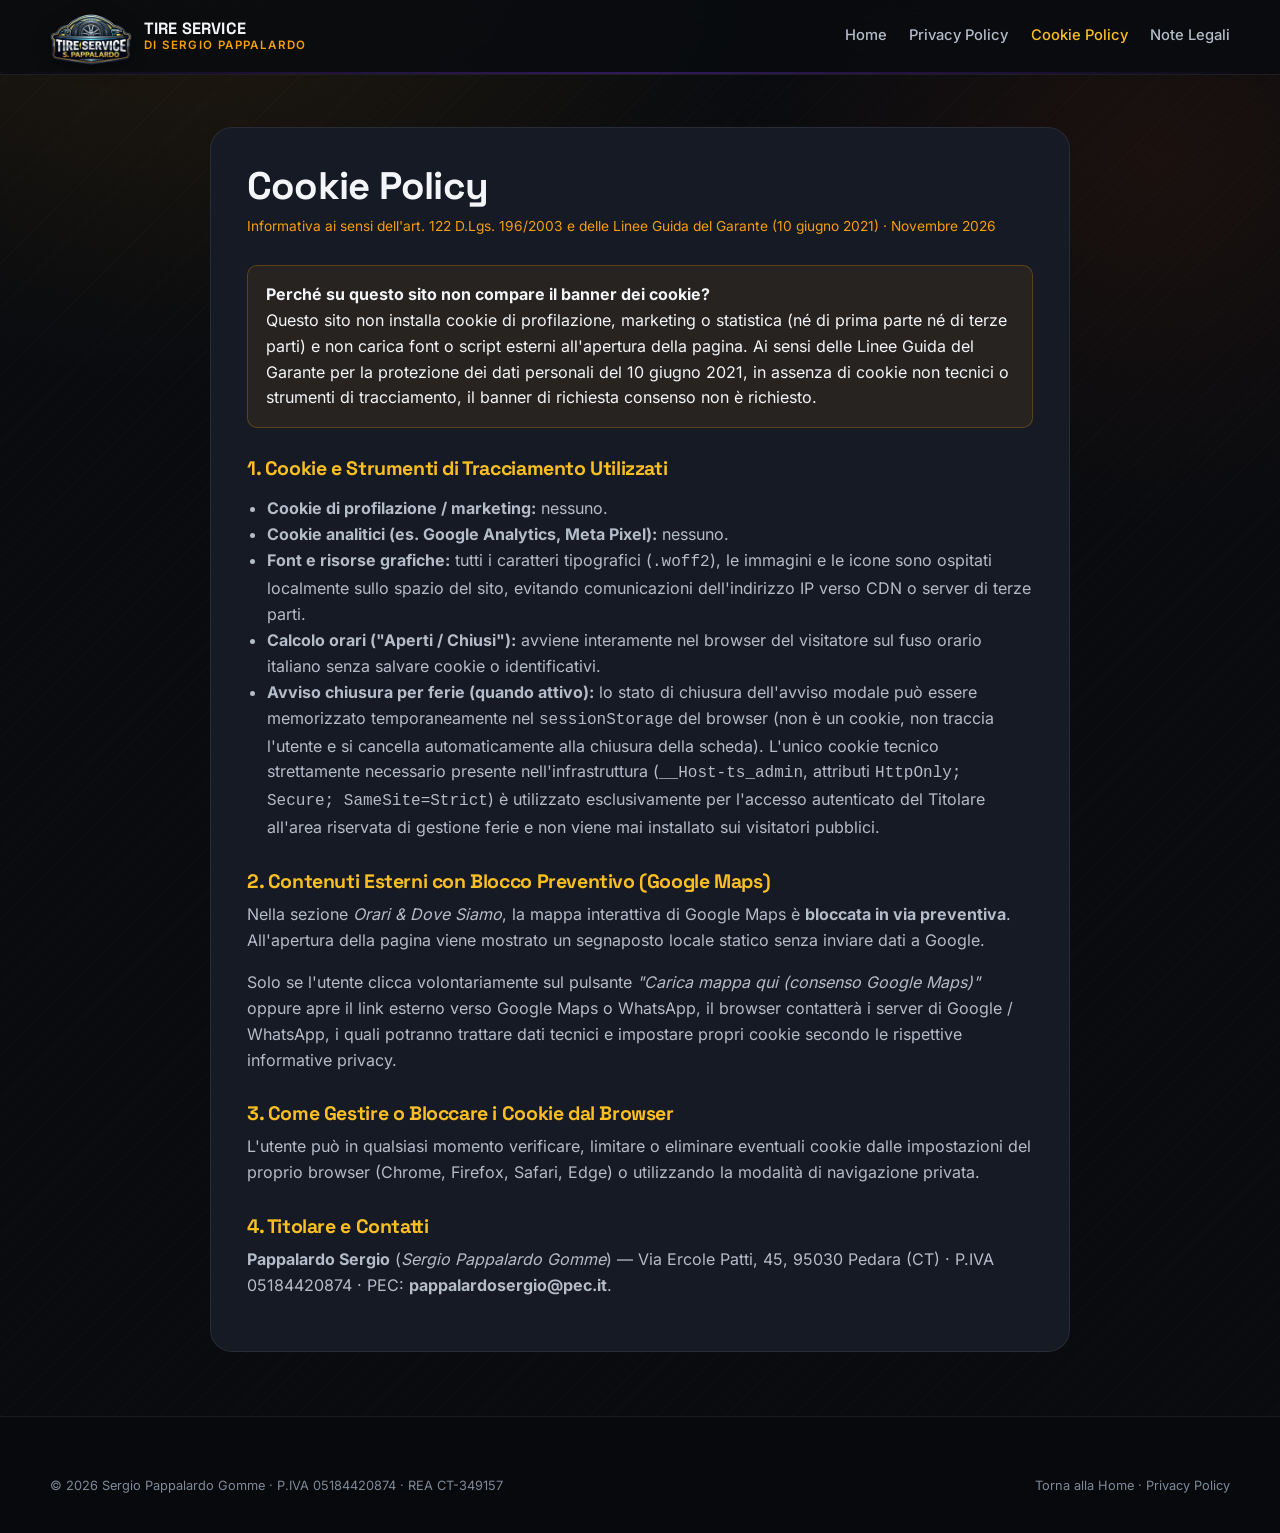
<file: docs/cookie-policy.html>
<!DOCTYPE html>
<html lang="it">
  <head>
    <meta charset="UTF-8" />
    <meta name="viewport" content="width=device-width, initial-scale=1.0" />
    <title>Cookie Policy — Sergio Pappalardo Gomme</title>
    <meta
      name="description"
      content="Cookie Policy del sito Sergio Pappalardo Gomme ai sensi dell'art. 122 D.Lgs. 196/2003 e delle Linee Guida del Garante Privacy."
    />
    <meta
      http-equiv="Content-Security-Policy"
      content="default-src 'self'; img-src 'self' data:; style-src 'self'; script-src 'self'; connect-src 'none'; object-src 'none'; base-uri 'self'; form-action 'none';"
    />
    <meta name="referrer" content="strict-origin-when-cross-origin" />
    <link rel="canonical" href="https://tireservice.it/cookie-policy.html" />
    <link rel="icon" type="image/svg+xml" href="./assets/logo/favicon.svg" />
    <link rel="stylesheet" href="./styles.css" />
  </head>
  <body>
    <header class="topbar">
      <div class="container topbar-inner">
        <a class="brand" href="./index.html">
          <img class="brand-mark" src="./assets/logo/logo2026.png" alt="Logo Tire Service di Sergio Pappalardo" width="82" height="62" />
          <span class="brand-text">
            <span class="brand-name">TIRE SERVICE</span>
            <span class="brand-sub">di Sergio Pappalardo</span>
          </span>
        </a>
        <nav class="nav-links" aria-label="Navigazione legale">
          <a href="./index.html">Home</a>
          <a href="./privacy-policy.html">Privacy Policy</a>
          <a href="./cookie-policy.html" aria-current="page">Cookie Policy</a>
          <a href="./note-legali.html">Note Legali</a>
        </nav>
      </div>
      <div class="neon-track" aria-hidden="true"></div>
    </header>

    <main class="legal-page">
      <div class="container-narrow">
        <article class="legal-article">
          <h1>Cookie Policy</h1>
          <div class="legal-updated">Informativa ai sensi dell'art. 122 D.Lgs. 196/2003 e delle Linee Guida del Garante (10 giugno 2021) · Novembre 2026</div>

          <div class="legal-highlight">
            <strong>Perché su questo sito non compare il banner dei cookie?</strong><br />
            Questo sito non installa cookie di profilazione, marketing o statistica (né di prima parte né di terze parti)
            e non carica font o script esterni all'apertura della pagina. Ai sensi delle Linee Guida del Garante per la
            protezione dei dati personali del 10 giugno 2021, in assenza di cookie non tecnici o strumenti di
            tracciamento, il banner di richiesta consenso non è richiesto.
          </div>

          <h2>1. Cookie e Strumenti di Tracciamento Utilizzati</h2>
          <ul>
            <li><strong>Cookie di profilazione / marketing:</strong> nessuno.</li>
            <li><strong>Cookie analitici (es. Google Analytics, Meta Pixel):</strong> nessuno.</li>
            <li>
              <strong>Font e risorse grafiche:</strong> tutti i caratteri tipografici (<code>.woff2</code>), le immagini e
              le icone sono ospitati localmente sullo spazio del sito, evitando comunicazioni dell'indirizzo IP verso
              CDN o server di terze parti.
            </li>
            <li>
              <strong>Calcolo orari ("Aperti / Chiusi"):</strong> avviene interamente nel browser del visitatore sul fuso
              orario italiano senza salvare cookie o identificativi.
            </li>
            <li>
              <strong>Avviso chiusura per ferie (quando attivo):</strong> lo stato di chiusura dell'avviso modale può
              essere memorizzato temporaneamente nel <code>sessionStorage</code> del browser (non è un cookie, non
              traccia l'utente e si cancella automaticamente alla chiusura della scheda). L'unico cookie tecnico
              strettamente necessario presente nell'infrastruttura (<code>__Host-ts_admin</code>, attributi
              <code>HttpOnly; Secure; SameSite=Strict</code>) è utilizzato esclusivamente per l'accesso autenticato del
              Titolare all'area riservata di gestione ferie e non viene mai installato sui visitatori pubblici.
            </li>
          </ul>

          <h2>2. Contenuti Esterni con Blocco Preventivo (Google Maps)</h2>
          <p>
            Nella sezione <em>Orari &amp; Dove Siamo</em>, la mappa interattiva di Google Maps è <strong>bloccata in via
            preventiva</strong>. All'apertura della pagina viene mostrato un segnaposto locale statico senza inviare dati
            a Google.
          </p>
          <p>
            Solo se l'utente clicca volontariamente sul pulsante <em>"Carica mappa qui (consenso Google Maps)"</em> oppure
            apre il link esterno verso Google Maps o WhatsApp, il browser contatterà i server di Google / WhatsApp, i
            quali potranno trattare dati tecnici e impostare propri cookie secondo le rispettive informative privacy.
          </p>

          <h2>3. Come Gestire o Bloccare i Cookie dal Browser</h2>
          <p>
            L'utente può in qualsiasi momento verificare, limitare o eliminare eventuali cookie dalle impostazioni del
            proprio browser (Chrome, Firefox, Safari, Edge) o utilizzando la modalità di navigazione privata.
          </p>

          <h2>4. Titolare e Contatti</h2>
          <p>
            <strong>Pappalardo Sergio</strong> (<em>Sergio Pappalardo Gomme</em>) — Via Ercole Patti, 45, 95030 Pedara
            (CT) · P.IVA 05184420874 · PEC: <strong>pappalardosergio@pec.it</strong>.
          </p>
        </article>
      </div>
    </main>

    <footer class="site-footer">
      <div class="container">
        <div class="footer-bottom">
          <span>© 2026 Sergio Pappalardo Gomme · P.IVA 05184420874 · REA CT-349157</span>
          <span><a href="./index.html">Torna alla Home</a> · <a href="./privacy-policy.html">Privacy Policy</a></span>
        </div>
      </div>
    </footer>
  </body>
</html>
</file>
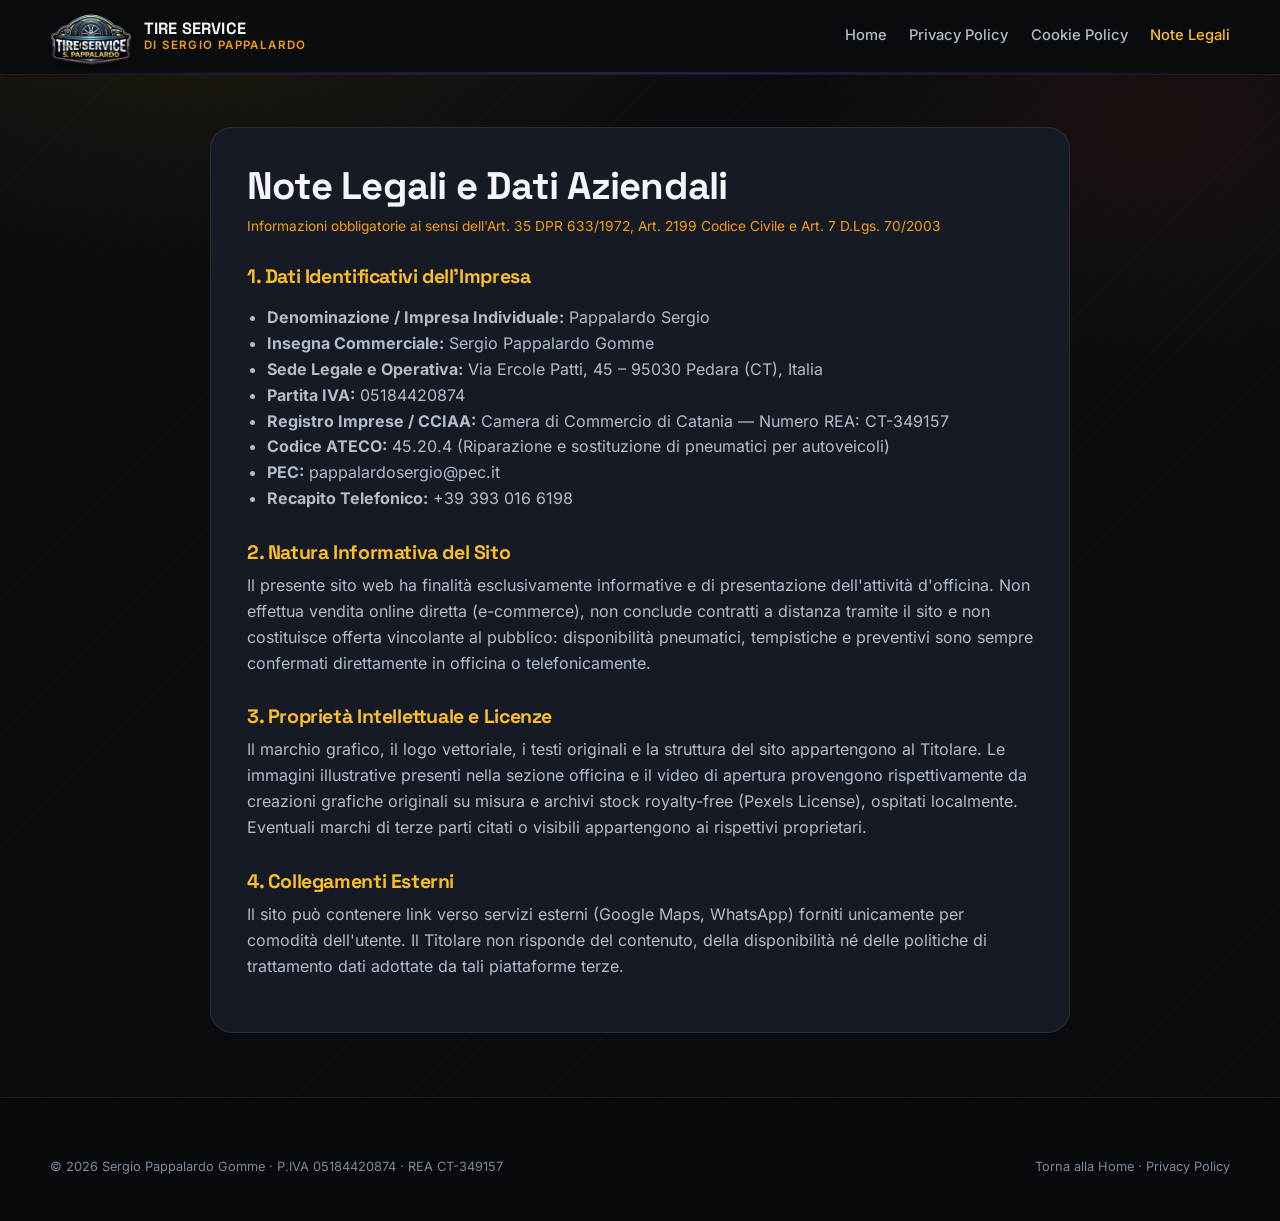
<file: docs/note-legali.html>
<!DOCTYPE html>
<html lang="it">
  <head>
    <meta charset="UTF-8" />
    <meta name="viewport" content="width=device-width, initial-scale=1.0" />
    <title>Note Legali e Dati Aziendali — Sergio Pappalardo Gomme</title>
    <meta
      name="description"
      content="Dati aziendali, fiscali e note legali obbligatorie di Sergio Pappalardo Gomme ai sensi dell'Art. 35 DPR 633/1972, Art. 2199 c.c. e Art. 7 D.Lgs. 70/2003."
    />
    <meta
      http-equiv="Content-Security-Policy"
      content="default-src 'self'; img-src 'self' data:; style-src 'self'; script-src 'self'; connect-src 'none'; object-src 'none'; base-uri 'self'; form-action 'none';"
    />
    <meta name="referrer" content="strict-origin-when-cross-origin" />
    <link rel="canonical" href="https://tireservice.it/note-legali.html" />
    <link rel="icon" type="image/svg+xml" href="./assets/logo/favicon.svg" />
    <link rel="stylesheet" href="./styles.css" />
  </head>
  <body>
    <header class="topbar">
      <div class="container topbar-inner">
        <a class="brand" href="./index.html">
          <img class="brand-mark" src="./assets/logo/logo2026.png" alt="Logo Tire Service di Sergio Pappalardo" width="82" height="62" />
          <span class="brand-text">
            <span class="brand-name">TIRE SERVICE</span>
            <span class="brand-sub">di Sergio Pappalardo</span>
          </span>
        </a>
        <nav class="nav-links" aria-label="Navigazione legale">
          <a href="./index.html">Home</a>
          <a href="./privacy-policy.html">Privacy Policy</a>
          <a href="./cookie-policy.html">Cookie Policy</a>
          <a href="./note-legali.html" aria-current="page">Note Legali</a>
        </nav>
      </div>
      <div class="neon-track" aria-hidden="true"></div>
    </header>

    <main class="legal-page">
      <div class="container-narrow">
        <article class="legal-article">
          <h1>Note Legali e Dati Aziendali</h1>
          <div class="legal-updated">Informazioni obbligatorie ai sensi dell'Art. 35 DPR 633/1972, Art. 2199 Codice Civile e Art. 7 D.Lgs. 70/2003</div>

          <h2>1. Dati Identificativi dell'Impresa</h2>
          <ul>
            <li><strong>Denominazione / Impresa Individuale:</strong> Pappalardo Sergio</li>
            <li><strong>Insegna Commerciale:</strong> Sergio Pappalardo Gomme</li>
            <li><strong>Sede Legale e Operativa:</strong> Via Ercole Patti, 45 – 95030 Pedara (CT), Italia</li>
            <li><strong>Partita IVA:</strong> 05184420874</li>
            <li><strong>Registro Imprese / CCIAA:</strong> Camera di Commercio di Catania — Numero REA: CT-349157</li>
            <li><strong>Codice ATECO:</strong> 45.20.4 (Riparazione e sostituzione di pneumatici per autoveicoli)</li>
            <li><strong>PEC:</strong> pappalardosergio@pec.it</li>
            <li><strong>Recapito Telefonico:</strong> +39 393 016 6198</li>
          </ul>

          <h2>2. Natura Informativa del Sito</h2>
          <p>
            Il presente sito web ha finalità esclusivamente informative e di presentazione dell'attività d'officina. Non
            effettua vendita online diretta (e-commerce), non conclude contratti a distanza tramite il sito e non
            costituisce offerta vincolante al pubblico: disponibilità pneumatici, tempistiche e preventivi sono sempre
            confermati direttamente in officina o telefonicamente.
          </p>

          <h2>3. Proprietà Intellettuale e Licenze</h2>
          <p>
            Il marchio grafico, il logo vettoriale, i testi originali e la struttura del sito appartengono al Titolare.
            Le immagini illustrative presenti nella sezione officina e il video di apertura provengono rispettivamente da
            creazioni grafiche originali su misura e archivi stock royalty-free (Pexels License), ospitati localmente.
            Eventuali marchi di terze parti citati o visibili appartengono ai rispettivi proprietari.
          </p>

          <h2>4. Collegamenti Esterni</h2>
          <p>
            Il sito può contenere link verso servizi esterni (Google Maps, WhatsApp) forniti unicamente per comodità
            dell'utente. Il Titolare non risponde del contenuto, della disponibilità né delle politiche di trattamento
            dati adottate da tali piattaforme terze.
          </p>
        </article>
      </div>
    </main>

    <footer class="site-footer">
      <div class="container">
        <div class="footer-bottom">
          <span>© 2026 Sergio Pappalardo Gomme · P.IVA 05184420874 · REA CT-349157</span>
          <span><a href="./index.html">Torna alla Home</a> · <a href="./privacy-policy.html">Privacy Policy</a></span>
        </div>
      </div>
    </footer>
  </body>
</html>
</file>
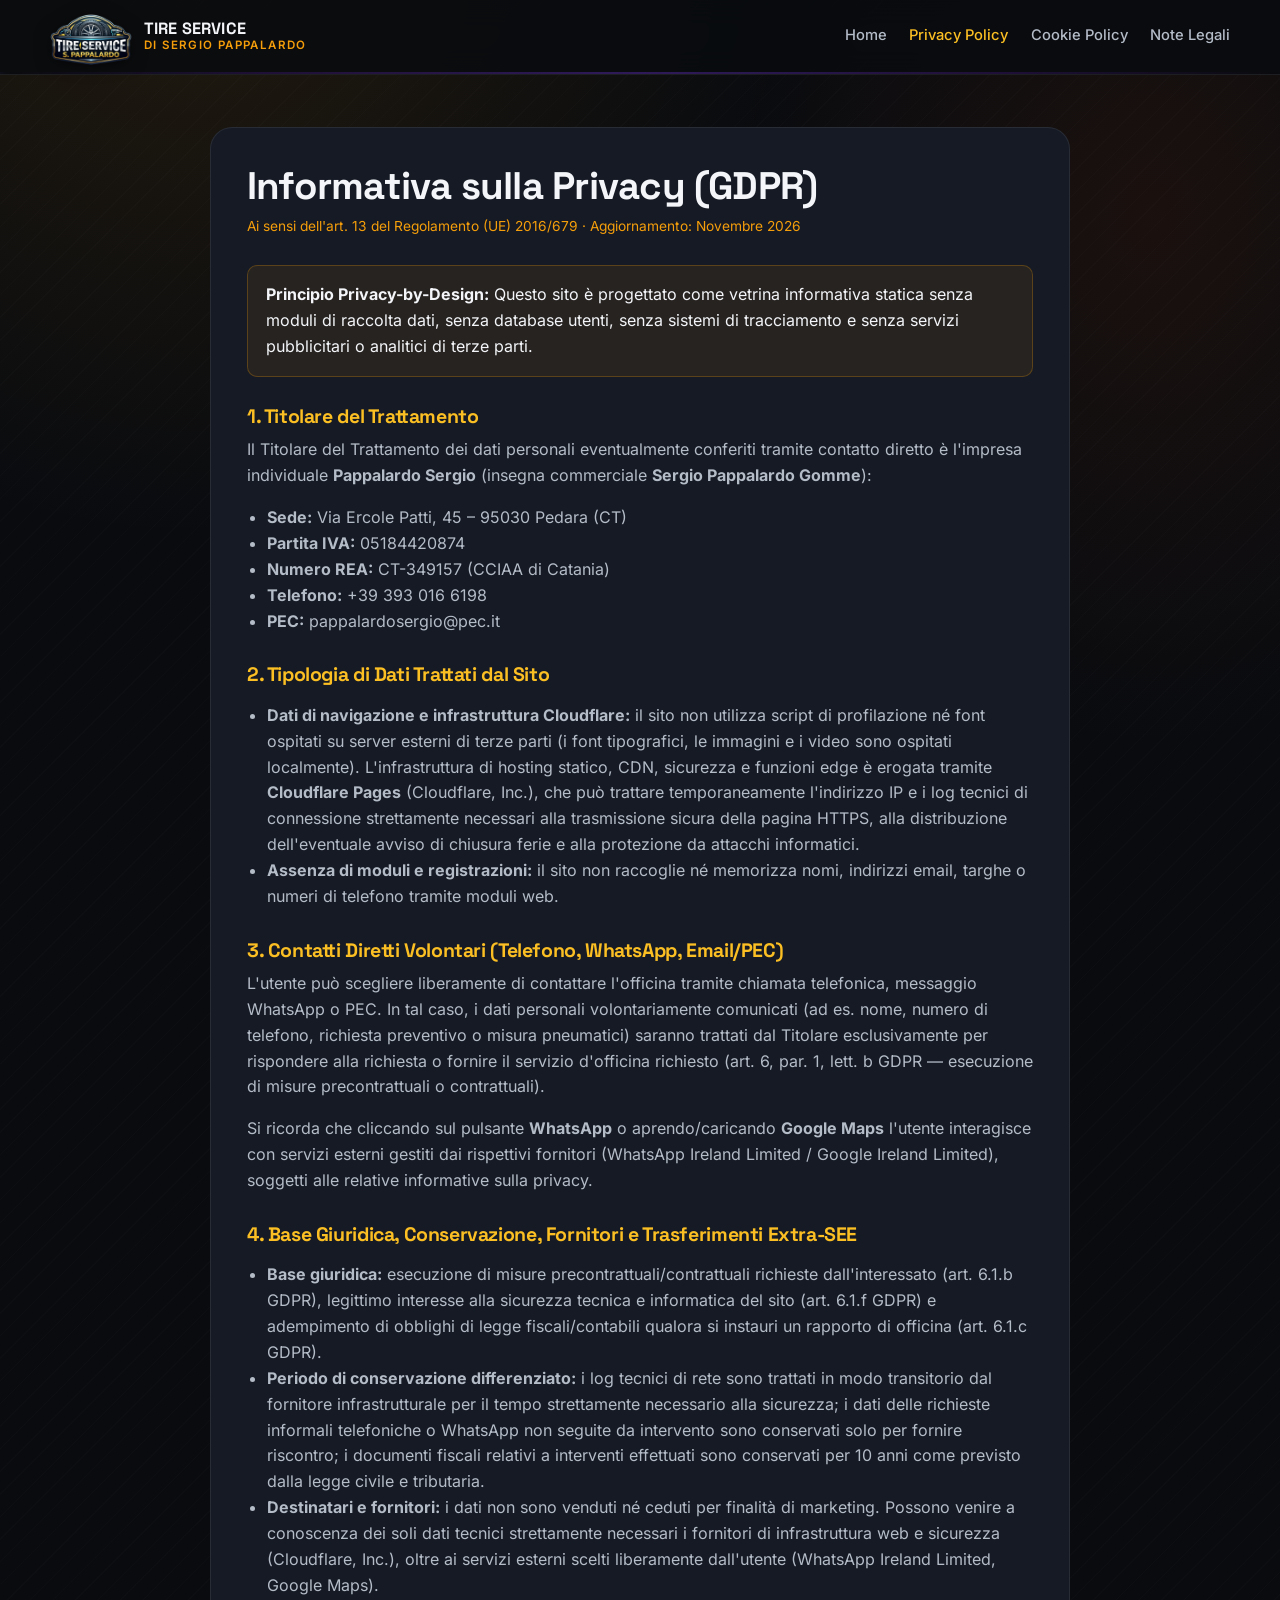
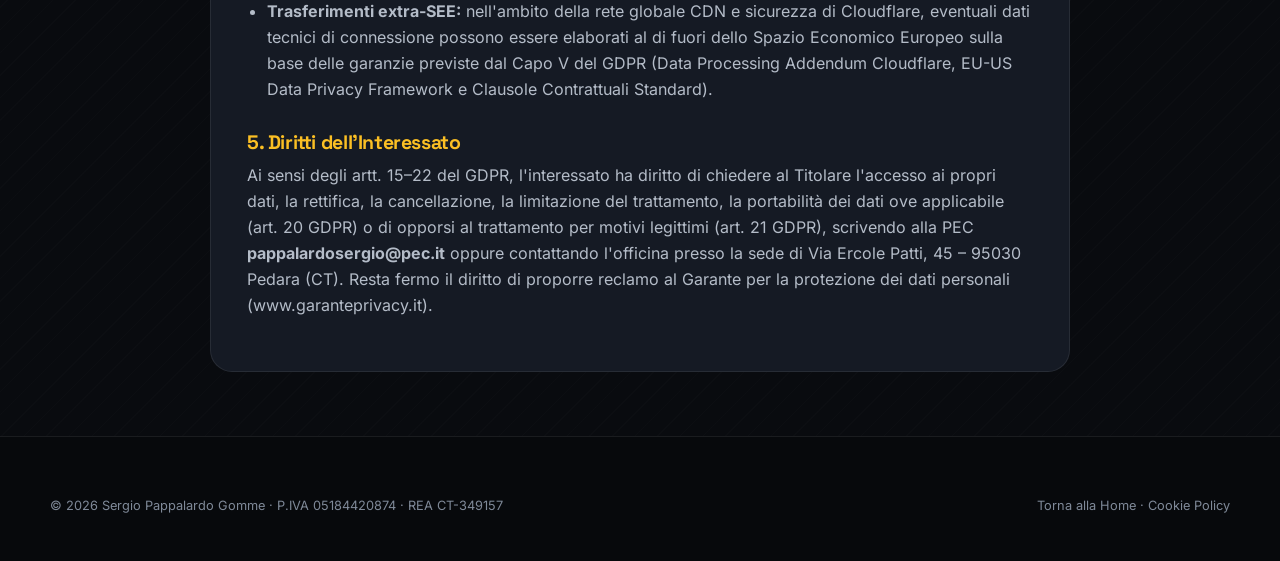
<file: docs/privacy-policy.html>
<!DOCTYPE html>
<html lang="it">
  <head>
    <meta charset="UTF-8" />
    <meta name="viewport" content="width=device-width, initial-scale=1.0" />
    <title>Privacy Policy — Sergio Pappalardo Gomme</title>
    <meta
      name="description"
      content="Informativa sul trattamento dei dati personali ai sensi dell'art. 13 del Regolamento UE 2016/679 (GDPR) per il sito Sergio Pappalardo Gomme."
    />
    <meta
      http-equiv="Content-Security-Policy"
      content="default-src 'self'; img-src 'self' data:; style-src 'self'; script-src 'self'; connect-src 'none'; object-src 'none'; base-uri 'self'; form-action 'none';"
    />
    <meta name="referrer" content="strict-origin-when-cross-origin" />
    <link rel="canonical" href="https://tireservice.it/privacy-policy.html" />
    <link rel="icon" type="image/svg+xml" href="./assets/logo/favicon.svg" />
    <link rel="stylesheet" href="./styles.css" />
  </head>
  <body>
    <header class="topbar">
      <div class="container topbar-inner">
        <a class="brand" href="./index.html">
          <img class="brand-mark" src="./assets/logo/logo2026.png" alt="Logo Tire Service di Sergio Pappalardo" width="82" height="62" />
          <span class="brand-text">
            <span class="brand-name">TIRE SERVICE</span>
            <span class="brand-sub">di Sergio Pappalardo</span>
          </span>
        </a>
        <nav class="nav-links" aria-label="Navigazione legale">
          <a href="./index.html">Home</a>
          <a href="./privacy-policy.html" aria-current="page">Privacy Policy</a>
          <a href="./cookie-policy.html">Cookie Policy</a>
          <a href="./note-legali.html">Note Legali</a>
        </nav>
      </div>
      <div class="neon-track" aria-hidden="true"></div>
    </header>

    <main class="legal-page">
      <div class="container-narrow">
        <article class="legal-article">
          <h1>Informativa sulla Privacy (GDPR)</h1>
          <div class="legal-updated">Ai sensi dell'art. 13 del Regolamento (UE) 2016/679 · Aggiornamento: Novembre 2026</div>

          <div class="legal-highlight">
            <strong>Principio Privacy-by-Design:</strong> Questo sito è progettato come vetrina informativa statica senza
            moduli di raccolta dati, senza database utenti, senza sistemi di tracciamento e senza servizi pubblicitari o
            analitici di terze parti.
          </div>

          <h2>1. Titolare del Trattamento</h2>
          <p>
            Il Titolare del Trattamento dei dati personali eventualmente conferiti tramite contatto diretto è l'impresa
            individuale <strong>Pappalardo Sergio</strong> (insegna commerciale <strong>Sergio Pappalardo Gomme</strong>):
          </p>
          <ul>
            <li><strong>Sede:</strong> Via Ercole Patti, 45 – 95030 Pedara (CT)</li>
            <li><strong>Partita IVA:</strong> 05184420874</li>
            <li><strong>Numero REA:</strong> CT-349157 (CCIAA di Catania)</li>
            <li><strong>Telefono:</strong> +39 393 016 6198</li>
            <li><strong>PEC:</strong> pappalardosergio@pec.it</li>
          </ul>

          <h2>2. Tipologia di Dati Trattati dal Sito</h2>
          <ul>
            <li>
              <strong>Dati di navigazione e infrastruttura Cloudflare:</strong> il sito non utilizza script di
              profilazione né font ospitati su server esterni di terze parti (i font tipografici, le immagini e i video
              sono ospitati localmente). L'infrastruttura di hosting statico, CDN, sicurezza e funzioni edge è erogata
              tramite <strong>Cloudflare Pages</strong> (Cloudflare, Inc.), che può trattare temporaneamente l'indirizzo
              IP e i log tecnici di connessione strettamente necessari alla trasmissione sicura della pagina HTTPS, alla
              distribuzione dell'eventuale avviso di chiusura ferie e alla protezione da attacchi informatici.
            </li>
            <li>
              <strong>Assenza di moduli e registrazioni:</strong> il sito non raccoglie né memorizza nomi, indirizzi email,
              targhe o numeri di telefono tramite moduli web.
            </li>
          </ul>

          <h2>3. Contatti Diretti Volontari (Telefono, WhatsApp, Email/PEC)</h2>
          <p>
            L'utente può scegliere liberamente di contattare l'officina tramite chiamata telefonica, messaggio WhatsApp o
            PEC. In tal caso, i dati personali volontariamente comunicati (ad es. nome, numero di telefono, richiesta
            preventivo o misura pneumatici) saranno trattati dal Titolare esclusivamente per rispondere alla richiesta o
            fornire il servizio d'officina richiesto (art. 6, par. 1, lett. b GDPR — esecuzione di misure
            precontrattuali o contrattuali).
          </p>
          <p>
            Si ricorda che cliccando sul pulsante <strong>WhatsApp</strong> o aprendo/caricando <strong>Google Maps</strong>
            l'utente interagisce con servizi esterni gestiti dai rispettivi fornitori (WhatsApp Ireland Limited / Google
            Ireland Limited), soggetti alle relative informative sulla privacy.
          </p>

          <h2>4. Base Giuridica, Conservazione, Fornitori e Trasferimenti Extra-SEE</h2>
          <ul>
            <li>
              <strong>Base giuridica:</strong> esecuzione di misure precontrattuali/contrattuali richieste dall'interessato
              (art. 6.1.b GDPR), legittimo interesse alla sicurezza tecnica e informatica del sito (art. 6.1.f GDPR) e
              adempimento di obblighi di legge fiscali/contabili qualora si instauri un rapporto di officina (art. 6.1.c
              GDPR).
            </li>
            <li>
              <strong>Periodo di conservazione differenziato:</strong> i log tecnici di rete sono trattati in modo
              transitorio dal fornitore infrastrutturale per il tempo strettamente necessario alla sicurezza; i dati delle
              richieste informali telefoniche o WhatsApp non seguite da intervento sono conservati solo per fornire
              riscontro; i documenti fiscali relativi a interventi effettuati sono conservati per 10 anni come previsto
              dalla legge civile e tributaria.
            </li>
            <li>
              <strong>Destinatari e fornitori:</strong> i dati non sono venduti né ceduti per finalità di marketing.
              Possono venire a conoscenza dei soli dati tecnici strettamente necessari i fornitori di infrastruttura web
              e sicurezza (Cloudflare, Inc.), oltre ai servizi esterni scelti liberamente dall'utente (WhatsApp Ireland
              Limited, Google Maps).
            </li>
            <li>
              <strong>Trasferimenti extra-SEE:</strong> nell'ambito della rete globale CDN e sicurezza di Cloudflare,
              eventuali dati tecnici di connessione possono essere elaborati al di fuori dello Spazio Economico Europeo
              sulla base delle garanzie previste dal Capo V del GDPR (Data Processing Addendum Cloudflare, EU-US Data
              Privacy Framework e Clausole Contrattuali Standard).
            </li>
          </ul>

          <h2>5. Diritti dell'Interessato</h2>
          <p>
            Ai sensi degli artt. 15–22 del GDPR, l'interessato ha diritto di chiedere al Titolare l'accesso ai propri dati,
            la rettifica, la cancellazione, la limitazione del trattamento, la portabilità dei dati ove applicabile
            (art. 20 GDPR) o di opporsi al trattamento per motivi legittimi (art. 21 GDPR), scrivendo alla PEC
            <strong>pappalardosergio@pec.it</strong> oppure contattando l'officina presso la sede di Via Ercole Patti, 45
            – 95030 Pedara (CT). Resta fermo il diritto di proporre reclamo al Garante per la protezione dei dati
            personali (www.garanteprivacy.it).
          </p>
        </article>
      </div>
    </main>

    <footer class="site-footer">
      <div class="container">
        <div class="footer-bottom">
          <span>© 2026 Sergio Pappalardo Gomme · P.IVA 05184420874 · REA CT-349157</span>
          <span><a href="./index.html">Torna alla Home</a> · <a href="./cookie-policy.html">Cookie Policy</a></span>
        </div>
      </div>
    </footer>
  </body>
</html>
</file>
<file: docs/styles.css>
/* ==========================================================================
   Sergio Pappalardo Gomme — Stylesheet
   Palette: Asfalto scuro + accenti Ambra/Arancio Officina
   100% self-hosted fonts, zero external dependencies
   ========================================================================== */

@font-face {
  font-family: "Space Grotesk";
  src: url("./assets/fonts/space-grotesk-600.woff2") format("woff2");
  font-weight: 600;
  font-style: normal;
  font-display: swap;
}

@font-face {
  font-family: "Space Grotesk";
  src: url("./assets/fonts/space-grotesk-700.woff2") format("woff2");
  font-weight: 700;
  font-style: normal;
  font-display: swap;
}

@font-face {
  font-family: "Inter";
  src: url("./assets/fonts/inter-400.woff2") format("woff2");
  font-weight: 400;
  font-style: normal;
  font-display: swap;
}

@font-face {
  font-family: "Inter";
  src: url("./assets/fonts/inter-500.woff2") format("woff2");
  font-weight: 500;
  font-style: normal;
  font-display: swap;
}

@font-face {
  font-family: "Inter";
  src: url("./assets/fonts/inter-600.woff2") format("woff2");
  font-weight: 600;
  font-style: normal;
  font-display: swap;
}

@font-face {
  font-family: "Inter";
  src: url("./assets/fonts/inter-700.woff2") format("woff2");
  font-weight: 700;
  font-style: normal;
  font-display: swap;
}

:root {
  --bg: #090b0f;
  --bg-elevated: #10141c;
  --bg-card: #151a24;
  --bg-card-hover: #1a202d;
  --border: rgba(255, 255, 255, 0.08);
  --border-strong: rgba(255, 255, 255, 0.15);

  --amber: #f59e0b;
  --amber-bright: #fbbf24;
  --orange: #ea580c;
  --amber-soft: rgba(245, 158, 11, 0.12);
  --amber-glow: rgba(245, 158, 11, 0.34);

  --open-green: #10b981;
  --open-green-bright: #34d399;
  --open-soft: rgba(16, 185, 129, 0.14);
  --open-glow: rgba(16, 185, 129, 0.36);

  --text: #f3f5f8;
  --text-secondary: #b4bcc8;
  --text-muted: #7f8998;

  --radius-sm: 10px;
  --radius-md: 16px;
  --radius-lg: 22px;

  --font-display: "Space Grotesk", system-ui, -apple-system, "Segoe UI", sans-serif;
  --font-body: "Inter", system-ui, -apple-system, "Segoe UI", sans-serif;

  --container: 1180px;
  --shadow-card: 0 18px 42px rgba(0, 0, 0, 0.38);
}

*,
*::before,
*::after {
  box-sizing: border-box;
}

html {
  scroll-behavior: smooth;
  color-scheme: dark;
  overflow-x: clip;
  max-width: 100%;
}

body {
  margin: 0;
  font-family: var(--font-body);
  font-size: 16px;
  line-height: 1.62;
  color: var(--text);
  background-color: var(--bg);
  background-image:
    radial-gradient(ellipse 80% 50% at 15% -5%, rgba(245, 158, 11, 0.11), transparent 60%),
    radial-gradient(ellipse 60% 45% at 90% 10%, rgba(234, 88, 12, 0.08), transparent 55%),
    repeating-linear-gradient(
      -45deg,
      rgba(255, 255, 255, 0.012) 0px,
      rgba(255, 255, 255, 0.012) 1px,
      transparent 1px,
      transparent 16px
    );
  -webkit-font-smoothing: antialiased;
  overflow-x: clip;
  max-width: 100%;
}

img {
  display: block;
  max-width: 100%;
  height: auto;
}

a {
  color: inherit;
  text-decoration: none;
}

h1,
h2,
h3,
h4 {
  font-family: var(--font-display);
  margin: 0 0 0.55em;
  line-height: 1.15;
  letter-spacing: -0.02em;
}

p {
  margin: 0 0 1rem;
}

.sr-only {
  position: absolute;
  width: 1px;
  height: 1px;
  padding: 0;
  margin: -1px;
  overflow: hidden;
  clip: rect(0, 0, 0, 0);
  white-space: nowrap;
  border: 0;
}

.container {
  width: min(var(--container), calc(100% - 2rem));
  margin-inline: auto;
}

.container-narrow {
  width: min(860px, calc(100% - 2rem));
  margin-inline: auto;
}

/* ---------- Flowing Soft Neon Beam Line (Viola Neon Scuro) ---------- */
.neon-track {
  position: relative;
  height: 2px;
  width: 100%;
  background: linear-gradient(
    90deg,
    transparent 0%,
    rgba(91, 33, 182, 0.24) 20%,
    rgba(124, 58, 237, 0.34) 50%,
    rgba(91, 33, 182, 0.24) 80%,
    transparent 100%
  );
  overflow: hidden;
}

.neon-track::after {
  content: "";
  position: absolute;
  top: 0;
  left: -35%;
  width: 35%;
  height: 100%;
  background: linear-gradient(
    90deg,
    transparent 0%,
    rgba(91, 33, 182, 0.45) 25%,
    #8b5cf6 50%,
    rgba(109, 40, 217, 0.55) 75%,
    transparent 100%
  );
  box-shadow:
    0 0 14px rgba(139, 92, 246, 0.8),
    0 0 26px rgba(91, 33, 182, 0.5);
  animation: neonSlide 5.2s cubic-bezier(0.4, 0, 0.2, 1) infinite;
}

@keyframes neonSlide {
  0% {
    transform: translateX(0%);
  }
  100% {
    transform: translateX(390%);
  }
}

/* ---------- Header / Topbar ---------- */
.topbar {
  position: sticky;
  top: 0;
  z-index: 50;
  background: rgba(9, 11, 15, 0.84);
  backdrop-filter: blur(14px);
  -webkit-backdrop-filter: blur(14px);
  border-bottom: 1px solid var(--border);
}

.topbar-inner {
  display: flex;
  align-items: center;
  justify-content: space-between;
  gap: 1rem;
  min-height: 72px;
}

.brand {
  display: flex;
  align-items: center;
  gap: 0.75rem;
  min-width: 0;
  flex-shrink: 1;
}

.brand-mark {
  width: 82px;
  height: 62px;
  object-fit: contain;
  flex-shrink: 0;
  filter: drop-shadow(0 2px 8px rgba(0, 0, 0, 0.5));
}

.brand-text {
  display: flex;
  flex-direction: column;
  line-height: 1.15;
  min-width: 0;
}

.brand-name {
  font-family: var(--font-display);
  font-weight: 700;
  font-size: 1.02rem;
  color: var(--text);
  letter-spacing: 0.01em;
  white-space: nowrap;
  overflow: hidden;
  text-overflow: ellipsis;
}

.brand-sub {
  font-size: 0.72rem;
  font-weight: 600;
  letter-spacing: 0.12em;
  text-transform: uppercase;
  color: var(--amber);
  white-space: nowrap;
  overflow: hidden;
  text-overflow: ellipsis;
}

.nav-links {
  display: flex;
  align-items: center;
  gap: 1.4rem;
  font-size: 0.92rem;
  font-weight: 500;
  color: var(--text-secondary);
}

.nav-links a {
  transition: color 0.2s ease;
  padding: 0.25rem 0;
}

.nav-links a:hover,
.nav-links a[aria-current="page"] {
  color: var(--amber-bright);
}

.topbar-actions {
  display: flex;
  align-items: center;
  gap: 0.75rem;
  flex-shrink: 0;
}

/* ---------- Live Status Sign ("APERTI" / "CHIUSI") ---------- */
.status-sign {
  display: inline-flex;
  align-items: center;
  gap: 0.5rem;
  padding: 0.42rem 0.85rem;
  border-radius: 999px;
  font-family: var(--font-display);
  font-size: 0.78rem;
  font-weight: 700;
  letter-spacing: 0.06em;
  text-transform: uppercase;
  border: 1px solid var(--border);
  background: #12151c;
  color: var(--text-muted);
  transition: border-color 0.3s ease, background-color 0.3s ease, box-shadow 0.3s ease;
}

.status-sign .status-led {
  width: 8px;
  height: 8px;
  border-radius: 50%;
  background: #4b5563;
  flex-shrink: 0;
}

/* State: OPEN — softly illuminated & gently animated */
.status-sign.is-open {
  color: #ecfdf5;
  background: linear-gradient(135deg, rgba(16, 185, 129, 0.16), rgba(245, 158, 11, 0.1));
  border-color: rgba(52, 211, 153, 0.55);
  box-shadow:
    0 0 18px rgba(16, 185, 129, 0.22),
    inset 0 0 12px rgba(52, 211, 153, 0.1);
  animation: signGlow 3s ease-in-out infinite;
}

.status-sign.is-open .status-led {
  background: var(--open-green-bright);
  box-shadow: 0 0 10px var(--open-green-bright);
  animation: ledPulse 2.4s ease-in-out infinite;
}

.status-sign.is-open .status-label {
  text-shadow: 0 0 10px rgba(52, 211, 153, 0.45);
}

/* State: CLOSED — completely turned off and static */
.status-sign.is-closed {
  color: #7c8594;
  background: #101319;
  border-color: rgba(255, 255, 255, 0.08);
  box-shadow: none;
  animation: none;
}

.status-sign.is-closed .status-led {
  background: #3b4250;
  box-shadow: none;
  animation: none;
}

.status-sign .status-label {
  white-space: nowrap;
}

.status-sign-lg {
  padding: 0.58rem 1.05rem;
  font-size: 0.84rem;
  gap: 0.6rem;
  flex-wrap: wrap;
  row-gap: 0.25rem;
}

.status-subtext {
  font-family: var(--font-body);
  font-weight: 500;
  font-size: 0.78rem;
  letter-spacing: 0;
  text-transform: none;
  color: var(--text-secondary);
}

.status-sign.is-closed .status-subtext {
  color: #747d8c;
}

@keyframes signGlow {
  0%,
  100% {
    box-shadow:
      0 0 14px rgba(16, 185, 129, 0.18),
      inset 0 0 10px rgba(52, 211, 153, 0.08);
  }
  50% {
    box-shadow:
      0 0 24px rgba(16, 185, 129, 0.34),
      inset 0 0 14px rgba(52, 211, 153, 0.16);
  }
}

@keyframes ledPulse {
  0%,
  100% {
    opacity: 1;
    transform: scale(1);
  }
  50% {
    opacity: 0.55;
    transform: scale(0.86);
  }
}

/* Mobile Menu Toggle */
.menu-btn {
  display: none;
  align-items: center;
  justify-content: center;
  width: 42px;
  height: 42px;
  border-radius: 10px;
  border: 1px solid var(--border);
  background: var(--bg-card);
  color: var(--text);
  cursor: pointer;
}

/* ---------- Buttons ---------- */
.btn {
  display: inline-flex;
  align-items: center;
  justify-content: center;
  gap: 0.55rem;
  padding: 0.85rem 1.35rem;
  border-radius: var(--radius-sm);
  font-family: var(--font-display);
  font-weight: 600;
  font-size: 0.95rem;
  border: 1px solid transparent;
  cursor: pointer;
  transition: transform 0.2s ease, box-shadow 0.2s ease, background-color 0.2s ease, border-color 0.2s ease;
}

.btn:hover {
  transform: translateY(-2px);
}

.btn-sm {
  padding: 0.55rem 0.95rem;
  font-size: 0.85rem;
}

.btn-amber {
  background: linear-gradient(135deg, var(--amber-bright), var(--amber) 55%, var(--orange));
  color: #0b0d11;
  font-weight: 700;
  box-shadow: 0 10px 26px rgba(245, 158, 11, 0.28);
}

.btn-amber:hover {
  box-shadow: 0 14px 32px rgba(245, 158, 11, 0.42);
}

.btn-whatsapp {
  background: rgba(16, 185, 129, 0.14);
  border-color: rgba(52, 211, 153, 0.42);
  color: #d1fae5;
}

.btn-whatsapp:hover {
  background: rgba(16, 185, 129, 0.22);
  border-color: rgba(52, 211, 153, 0.7);
}

.btn-ghost {
  background: rgba(255, 255, 255, 0.04);
  border-color: var(--border-strong);
  color: var(--text);
}

.btn-ghost:hover {
  background: rgba(255, 255, 255, 0.08);
  border-color: rgba(245, 158, 11, 0.45);
}

/* ---------- Hero (Full-Bleed Video Background) ---------- */
.hero {
  position: relative;
  min-height: clamp(540px, 78vh, 720px);
  display: flex;
  align-items: center;
  padding: 4.5rem 0 4rem;
  overflow: hidden;
  background-color: #090b0f;
}

.hero-video-wrap {
  position: absolute;
  inset: 0;
  z-index: 0;
  pointer-events: none;
}

.hero-video {
  width: 100%;
  height: 100%;
  object-fit: cover;
  object-position: center;
  filter: brightness(0.92) contrast(1.06);
}

.hero-video-overlay {
  position: absolute;
  inset: 0;
  background:
    linear-gradient(
      90deg,
      rgba(9, 11, 15, 0.88) 0%,
      rgba(9, 11, 15, 0.72) 48%,
      rgba(9, 11, 15, 0.42) 100%
    ),
    linear-gradient(
      180deg,
      rgba(9, 11, 15, 0.35) 0%,
      transparent 35%,
      rgba(9, 11, 15, 0.86) 100%
    ),
    radial-gradient(ellipse 65% 60% at 15% 40%, rgba(245, 158, 11, 0.12), transparent 65%);
}

.hero-content {
  position: relative;
  z-index: 2;
  max-width: 920px;
}

.hero-meta {
  display: flex;
  flex-wrap: wrap;
  align-items: center;
  gap: 0.7rem;
  margin-bottom: 1.25rem;
}

.rating-pill {
  display: inline-flex;
  align-items: center;
  gap: 0.45rem;
  padding: 0.48rem 0.9rem;
  border-radius: 999px;
  background: rgba(11, 14, 20, 0.78);
  backdrop-filter: blur(8px);
  border: 1px solid rgba(251, 191, 36, 0.28);
  font-size: 0.82rem;
  color: var(--text-secondary);
}

.rating-pill .star,
.stars-row,
.review-stars {
  color: #fde047;
  text-shadow:
    0 1px 0 #78350f,
    0 2px 5px rgba(0, 0, 0, 0.65),
    0 0 10px rgba(251, 191, 36, 0.42);
  letter-spacing: 0.08em;
}

.hero h1 {
  font-size: clamp(2.2rem, 4.6vw, 3.6rem);
  font-weight: 700;
  max-width: 740px;
  margin-bottom: 1rem;
  text-shadow: 0 4px 24px rgba(0, 0, 0, 0.55);
}

.text-gradient {
  background: linear-gradient(120deg, #ffffff 15%, #fde68a 58%, #f59e0b 95%);
  -webkit-background-clip: text;
  background-clip: text;
  color: transparent;
}

.hero-lead {
  font-size: 1.1rem;
  color: #d6dce5;
  max-width: 58ch;
  margin-bottom: 1.75rem;
  text-shadow: 0 2px 12px rgba(0, 0, 0, 0.65);
}

.hero-ctas {
  display: flex;
  flex-wrap: wrap;
  gap: 0.85rem;
  margin-bottom: 1.7rem;
}

.trust-strip {
  display: flex;
  flex-wrap: nowrap;
  gap: 0.65rem;
}

.trust-chip {
  display: inline-flex;
  align-items: center;
  gap: 0.45rem;
  padding: 0.48rem 0.82rem;
  border-radius: 8px;
  background: rgba(11, 14, 20, 0.72);
  backdrop-filter: blur(8px);
  border: 1px solid rgba(255, 255, 255, 0.14);
  font-size: 0.82rem;
  color: #dce2eb;
  white-space: nowrap;
}

.trust-chip svg {
  color: var(--amber-bright);
  flex-shrink: 0;
}

/* ---------- Sections ---------- */
.section {
  padding: 4rem 0;
  scroll-margin-top: 112px;
}

.section-alt {
  background: rgba(16, 20, 28, 0.65);
  border-top: 1px solid var(--border);
  border-bottom: 1px solid var(--border);
}

.section-head {
  max-width: 700px;
  margin-bottom: 2.3rem;
}

.section-kicker {
  display: inline-flex;
  align-items: center;
  gap: 0.5rem;
  font-family: var(--font-display);
  font-size: 0.78rem;
  font-weight: 700;
  letter-spacing: 0.14em;
  text-transform: uppercase;
  color: var(--amber);
  margin-bottom: 0.55rem;
}

.section-kicker::before {
  content: "";
  width: 18px;
  height: 2px;
  background: var(--amber);
  border-radius: 2px;
}

.section-head h2 {
  font-size: clamp(1.65rem, 3vw, 2.35rem);
  margin-bottom: 0.65rem;
}

.section-head p {
  color: var(--text-secondary);
  margin: 0;
}

/* ---------- Services Grid ---------- */
.grid-4 {
  display: grid;
  grid-template-columns: repeat(4, minmax(0, 1fr));
  gap: 1.15rem;
}

.grid-3 {
  display: grid;
  grid-template-columns: repeat(3, minmax(0, 1fr));
  gap: 1.25rem;
}

.grid-2 {
  display: grid;
  grid-template-columns: repeat(2, minmax(0, 1fr));
  gap: 1.5rem;
}

.card {
  position: relative;
  padding: 1.5rem;
  border-radius: var(--radius-md);
  background: var(--bg-card);
  border: 1px solid var(--border);
  transition: transform 0.25s ease, border-color 0.25s ease, background-color 0.25s ease, box-shadow 0.25s ease;
}

.card:hover {
  transform: translateY(-3px);
  background: var(--bg-card-hover);
  border-color: rgba(245, 158, 11, 0.35);
  box-shadow: 0 14px 30px rgba(0, 0, 0, 0.32);
}

.icon-box {
  width: 46px;
  height: 46px;
  display: inline-flex;
  align-items: center;
  justify-content: center;
  border-radius: 12px;
  background: var(--amber-soft);
  border: 1px solid rgba(245, 158, 11, 0.26);
  color: var(--amber-bright);
  margin-bottom: 1rem;
}

.card h3 {
  font-size: 1.15rem;
  margin-bottom: 0.5rem;
}

.card p {
  color: var(--text-secondary);
  font-size: 0.94rem;
  margin: 0;
}

.mvp-note {
  margin-top: 1.5rem;
  padding: 0.95rem 1.2rem;
  border-radius: var(--radius-sm);
  background: rgba(245, 158, 11, 0.06);
  border: 1px solid rgba(245, 158, 11, 0.22);
  color: var(--text-secondary);
  font-size: 0.9rem;
  display: flex;
  flex-wrap: wrap;
  align-items: center;
  justify-content: space-between;
  gap: 0.75rem;
}

/* ---------- Showcase / Workshop Gallery ---------- */
.photo-card {
  border-radius: var(--radius-md);
  overflow: hidden;
  background: var(--bg-card);
  border: 1px solid var(--border);
  display: flex;
  flex-direction: column;
}

.photo-card img {
  width: 100%;
  aspect-ratio: 16 / 9;
  object-fit: cover;
  transition: transform 0.45s ease;
}

.photo-card:hover img {
  transform: scale(1.03);
}

.photo-thumb {
  overflow: hidden;
}

.photo-body {
  padding: 1.25rem 1.35rem 1.4rem;
}

.photo-tag {
  display: inline-block;
  font-size: 0.74rem;
  font-weight: 700;
  letter-spacing: 0.1em;
  text-transform: uppercase;
  color: var(--amber);
  margin-bottom: 0.35rem;
}

.photo-body h3 {
  font-size: 1.1rem;
  margin-bottom: 0.45rem;
}

.photo-body p {
  color: var(--text-secondary);
  font-size: 0.92rem;
  margin: 0;
}

/* ---------- Reviews ---------- */
.review-summary {
  display: flex;
  flex-wrap: wrap;
  align-items: center;
  justify-content: space-between;
  gap: 1.25rem;
  padding: 1.35rem 1.5rem;
  margin-bottom: 1.5rem;
  border-radius: var(--radius-md);
  background: linear-gradient(135deg, rgba(245, 158, 11, 0.08), rgba(21, 26, 36, 0.9));
  border: 1px solid rgba(245, 158, 11, 0.28);
}

.review-score {
  display: flex;
  align-items: center;
  gap: 1rem;
}

.score-big {
  font-family: var(--font-display);
  font-size: 2.6rem;
  font-weight: 700;
  line-height: 1;
  color: var(--amber-bright);
}

.stars-row {
  font-size: 1.12rem;
}

.review-card {
  display: flex;
  flex-direction: column;
  justify-content: space-between;
  gap: 1rem;
}

.review-quote {
  color: var(--text-secondary);
  font-size: 0.94rem;
  font-style: italic;
}

.review-author {
  display: flex;
  align-items: center;
  justify-content: space-between;
  gap: 0.5rem;
  padding-top: 0.85rem;
  border-top: 1px solid var(--border);
  font-size: 0.86rem;
}

.review-author strong {
  color: var(--text);
}

.review-meta {
  display: inline-flex;
  align-items: center;
  gap: 0.4rem;
}

.review-stars {
  font-size: 0.96rem;
}

.review-source {
  color: var(--text-muted);
}

/* ---------- Hours & Map / Contacts ---------- */
.hours-card,
.map-card {
  padding: 1.6rem;
  border-radius: var(--radius-md);
  background: var(--bg-card);
  border: 1px solid var(--border);
}

.hours-header {
  display: flex;
  flex-wrap: wrap;
  align-items: center;
  justify-content: space-between;
  gap: 0.75rem;
  margin-bottom: 1.25rem;
}

.hours-list {
  list-style: none;
  margin: 0;
  padding: 0;
}

.hours-row {
  display: flex;
  align-items: center;
  justify-content: space-between;
  gap: 1rem;
  padding: 0.65rem 0.75rem;
  border-radius: 8px;
  border-bottom: 1px solid rgba(255, 255, 255, 0.05);
  font-size: 0.94rem;
}

.hours-row:last-child {
  border-bottom: none;
}

.hours-row.is-today {
  background: rgba(16, 185, 129, 0.09);
  border: 1px solid rgba(52, 211, 153, 0.3);
  color: #ffffff;
  font-weight: 600;
}

.hours-day {
  display: inline-flex;
  align-items: center;
  gap: 0.5rem;
  white-space: nowrap;
}

.today-dot {
  display: inline-block;
  width: 8px;
  height: 8px;
  border-radius: 50%;
  background: var(--open-green-bright);
  box-shadow: 0 0 8px var(--open-green-bright);
  flex-shrink: 0;
  animation: ledPulse 2.4s ease-in-out infinite;
}

.today-dot[hidden] {
  display: none;
}

.hours-time {
  color: var(--text-secondary);
  text-align: right;
  white-space: nowrap;
}

.hours-row.is-today .hours-time {
  color: #a7f3d0;
}

.workshop-extras {
  margin-top: 1.25rem;
  padding-top: 1rem;
  border-top: 1px solid var(--border);
  display: flex;
  flex-wrap: wrap;
  gap: 0.5rem;
}

.extra-pill {
  font-size: 0.8rem;
  padding: 0.34rem 0.68rem;
  border-radius: 999px;
  background: rgba(255, 255, 255, 0.04);
  border: 1px solid var(--border);
  color: var(--text-secondary);
}

/* Privacy-First Map Box */
.map-preview {
  position: relative;
  border-radius: var(--radius-sm);
  overflow: hidden;
  border: 1px solid var(--border-strong);
  background:
    radial-gradient(circle at 52% 48%, rgba(245, 158, 11, 0.2), transparent 46%),
    linear-gradient(90deg, rgba(255, 255, 255, 0.04) 1px, transparent 1px),
    linear-gradient(0deg, rgba(255, 255, 255, 0.04) 1px, transparent 1px),
    #0d1118;
  background-size: 100% 100%, 28px 28px, 28px 28px, 100% 100%;
  min-height: 250px;
  display: flex;
  flex-direction: column;
  align-items: center;
  justify-content: center;
  text-align: center;
  padding: 1.5rem;
  margin-bottom: 1.25rem;
}

.map-pin {
  width: 48px;
  height: 48px;
  border-radius: 50%;
  display: flex;
  align-items: center;
  justify-content: center;
  background: var(--amber-soft);
  border: 1px solid rgba(245, 158, 11, 0.55);
  color: var(--amber-bright);
  margin-bottom: 0.8rem;
  box-shadow: 0 0 24px rgba(245, 158, 11, 0.25);
}

.map-preview h3 {
  font-size: 1.08rem;
  margin-bottom: 0.25rem;
}

.map-preview p {
  font-size: 0.86rem;
  color: var(--text-secondary);
  max-width: 42ch;
  margin-bottom: 1rem;
}

.map-actions {
  display: flex;
  flex-wrap: wrap;
  justify-content: center;
  gap: 0.65rem;
}

.map-iframe {
  width: 100%;
  height: 280px;
  border: 0;
  border-radius: var(--radius-sm);
  display: block;
}

.contact-list {
  display: grid;
  gap: 0.85rem;
}

.contact-item {
  display: flex;
  align-items: center;
  justify-content: space-between;
  gap: 1rem;
  padding: 0.9rem 1rem;
  border-radius: var(--radius-sm);
  background: rgba(255, 255, 255, 0.03);
  border: 1px solid var(--border);
  transition: border-color 0.2s ease, background-color 0.2s ease;
}

a.contact-item:hover {
  background: rgba(255, 255, 255, 0.055);
  border-color: rgba(245, 158, 11, 0.35);
}

.contact-item span:not(.btn) {
  font-size: 0.82rem;
  color: var(--text-muted);
  display: block;
}

.contact-item strong {
  font-size: 0.96rem;
  color: var(--text);
}

/* ---------- Footer (Legal Mandatory Info) ---------- */
.site-footer {
  padding: 2.5rem 0 2.75rem;
  background: #07090c;
  border-top: 1px solid var(--border);
  font-size: 0.86rem;
  color: var(--text-muted);
}

.footer-grid {
  display: grid;
  grid-template-columns: 1.5fr 1fr;
  gap: 2rem;
  align-items: start;
  padding-bottom: 1.5rem;
  border-bottom: 1px solid var(--border);
}

.footer-legal-box strong {
  color: var(--text);
  font-family: var(--font-display);
  font-size: 0.98rem;
}

.footer-fiscal {
  margin-top: 0.55rem;
  line-height: 1.7;
  color: var(--text-secondary);
}

.cookie-free-badge {
  display: inline-flex;
  align-items: center;
  gap: 0.45rem;
  margin-top: 0.85rem;
  padding: 0.36rem 0.72rem;
  border-radius: 999px;
  background: rgba(16, 185, 129, 0.1);
  border: 1px solid rgba(52, 211, 153, 0.28);
  color: #a7f3d0;
  font-size: 0.78rem;
  font-weight: 600;
}

.footer-right {
  display: flex;
  flex-direction: column;
  align-items: flex-end;
  gap: 1.15rem;
}

.footer-nav {
  display: flex;
  flex-direction: column;
  gap: 0.55rem;
  align-items: flex-end;
}

.footer-logo {
  width: 100px;
  height: auto;
  object-fit: contain;
  filter: drop-shadow(0 6px 16px rgba(0, 0, 0, 0.45));
}

.footer-nav a {
  color: var(--text-secondary);
  transition: color 0.2s ease;
}

.footer-nav a:hover {
  color: var(--amber-bright);
}

.footer-bottom {
  padding-top: 1.2rem;
  display: flex;
  flex-wrap: wrap;
  justify-content: space-between;
  gap: 0.75rem;
  font-size: 0.8rem;
}

/* ---------- Legal Document Pages ---------- */
.legal-page {
  padding: 3.25rem 0 4rem;
}

.legal-article {
  padding: 2.25rem;
  border-radius: var(--radius-lg);
  background: var(--bg-card);
  border: 1px solid var(--border);
}

.legal-article h1 {
  font-size: clamp(1.8rem, 3.2vw, 2.4rem);
  margin-bottom: 0.4rem;
}

.legal-updated {
  font-size: 0.86rem;
  color: var(--amber);
  margin-bottom: 1.75rem;
}

.legal-article h2 {
  font-size: 1.22rem;
  margin-top: 1.85rem;
  margin-bottom: 0.55rem;
  color: var(--amber-bright);
}

.legal-article p,
.legal-article li {
  color: var(--text-secondary);
}

.legal-article ul {
  padding-left: 1.25rem;
}

.legal-highlight {
  padding: 1rem 1.15rem;
  border-radius: var(--radius-sm);
  background: rgba(245, 158, 11, 0.08);
  border: 1px solid rgba(245, 158, 11, 0.25);
  margin: 1.25rem 0;
}

/* ---------- Soft Scroll Reveal ---------- */
.reveal {
  opacity: 0;
  transform: translateY(14px);
  transition: opacity 0.55s ease, transform 0.55s ease;
}

.reveal.is-visible {
  opacity: 1;
  transform: translateY(0);
}

/* ---------- Avviso Chiusura per Ferie (Barra + Modale) ---------- */
.holiday-bar[hidden],
.holiday-modal[hidden] {
  display: none !important;
}

.holiday-bar {
  width: 100%;
  overflow: hidden;
  background: linear-gradient(90deg, rgba(217, 119, 6, 0.2), rgba(245, 158, 11, 0.3), rgba(217, 119, 6, 0.2));
  border-bottom: 1px solid rgba(245, 158, 11, 0.42);
  color: #fef3c7;
  font-family: var(--font-display);
  font-size: 0.78rem;
  font-weight: 600;
  letter-spacing: 0.03em;
}

.holiday-bar-track {
  display: flex;
  width: max-content;
  padding: 0.44rem 0;
  animation: holidayMarquee 26s linear infinite;
}

.holiday-bar:hover .holiday-bar-track {
  animation-play-state: paused;
}

.holiday-bar-item {
  white-space: nowrap;
  padding-inline: 2.5rem;
}

@keyframes holidayMarquee {
  0% {
    transform: translateX(0);
  }
  100% {
    transform: translateX(-50%);
  }
}

body.has-holiday-modal {
  overflow: hidden;
}

.holiday-modal {
  position: fixed;
  inset: 0;
  z-index: 120;
  display: grid;
  place-items: center;
  padding: 1.25rem;
}

.holiday-modal-backdrop {
  position: absolute;
  inset: 0;
  background: rgba(5, 7, 10, 0.78);
  backdrop-filter: blur(8px);
  -webkit-backdrop-filter: blur(8px);
}

.holiday-modal-dialog {
  position: relative;
  width: 100%;
  max-width: 500px;
  border-radius: var(--radius-lg);
  background: linear-gradient(180deg, #171d29, #10141c);
  border: 1px solid rgba(245, 158, 11, 0.36);
  box-shadow:
    0 28px 64px rgba(0, 0, 0, 0.65),
    0 0 36px rgba(245, 158, 11, 0.14);
  padding: 1.75rem 1.65rem 1.55rem;
}

.holiday-modal-close {
  position: absolute;
  top: 0.9rem;
  right: 0.9rem;
  width: 36px;
  height: 36px;
  border-radius: 10px;
  border: 1px solid var(--border);
  background: rgba(255, 255, 255, 0.04);
  color: var(--text-secondary);
  display: inline-flex;
  align-items: center;
  justify-content: center;
  cursor: pointer;
  transition: background-color 0.2s ease, color 0.2s ease, border-color 0.2s ease;
}

.holiday-modal-close:hover {
  background: rgba(255, 255, 255, 0.09);
  border-color: var(--border-strong);
  color: var(--text);
}

.holiday-modal-kicker {
  display: inline-flex;
  align-items: center;
  gap: 0.45rem;
  max-width: calc(100% - 46px);
  padding: 0.3rem 0.72rem;
  border-radius: 999px;
  background: var(--amber-soft);
  border: 1px solid rgba(245, 158, 11, 0.38);
  color: var(--amber-bright);
  font-family: var(--font-display);
  font-size: 0.72rem;
  font-weight: 700;
  letter-spacing: 0.05em;
  text-transform: uppercase;
}

.holiday-modal-kicker .status-led {
  width: 8px;
  height: 8px;
  border-radius: 50%;
  background: var(--amber-bright);
  box-shadow: 0 0 8px var(--amber-glow);
  flex-shrink: 0;
}

#holiday-modal-title {
  margin: 0.85rem 0 0.4rem;
  font-family: var(--font-display);
  font-size: clamp(1.32rem, 2.5vw, 1.62rem);
  line-height: 1.2;
}

.holiday-modal-dates {
  margin: 0 0 0.75rem;
  font-family: var(--font-display);
  font-weight: 600;
  font-size: 0.95rem;
  color: var(--amber-bright);
}

.holiday-modal-message {
  margin: 0 0 0.85rem;
  color: var(--text);
  font-size: 0.96rem;
  line-height: 1.55;
}

.holiday-modal-reopen {
  margin: 0 0 1.25rem;
  padding: 0.65rem 0.85rem;
  border-radius: var(--radius-sm);
  background: rgba(255, 255, 255, 0.04);
  border: 1px solid var(--border);
  color: var(--text-secondary);
  font-size: 0.86rem;
}

.holiday-modal-actions {
  display: flex;
  flex-wrap: wrap;
  gap: 0.65rem;
}

.holiday-modal-actions .btn {
  flex: 1 1 170px;
  justify-content: center;
}

/* ---------- Responsive ---------- */
@media (max-width: 980px) {
  .trust-strip {
    flex-wrap: wrap;
  }

  .trust-chip {
    white-space: normal;
  }

  .grid-4 {
    grid-template-columns: repeat(2, minmax(0, 1fr));
  }

  .grid-3,
  .grid-2,
  .footer-grid {
    grid-template-columns: 1fr;
  }

  .hero {
    min-height: auto;
    padding: 3.25rem 0 3rem;
  }

  .hero-video-overlay {
    background:
      linear-gradient(180deg, rgba(9, 11, 15, 0.46) 0%, rgba(9, 11, 15, 0.64) 52%, rgba(9, 11, 15, 0.88) 100%);
  }

  .footer-right,
  .footer-nav {
    align-items: flex-start;
  }

  .nav-links {
    display: none;
    position: absolute;
    top: 100%;
    left: 0;
    right: 0;
    z-index: 60;
    flex-direction: column;
    align-items: flex-start;
    padding: 1rem 1.25rem 1.35rem;
    background: #0b0e14;
    border-bottom: 1px solid var(--border-strong);
    box-shadow: 0 18px 36px rgba(0, 0, 0, 0.72);
  }

  .nav-links.is-open {
    display: flex;
  }

  .menu-btn {
    display: inline-flex;
  }
}

@media (max-width: 600px) {
  .grid-4 {
    grid-template-columns: 1fr;
  }

  .topbar-inner {
    gap: 0.45rem;
    min-height: 68px;
  }

  .brand {
    gap: 0.42rem;
  }

  .brand-mark {
    width: 68px;
    height: 52px;
  }

  .brand-name {
    font-size: 0.8rem;
  }

  .brand-sub {
    font-size: 0.58rem;
    letter-spacing: 0.06em;
  }

  .topbar-actions {
    gap: 0.4rem;
  }

  .topbar-actions .status-sign {
    padding: 0.32rem 0.56rem;
    font-size: 0.65rem;
    gap: 0.35rem;
    white-space: nowrap;
  }

  .topbar-actions .btn-sm {
    display: none;
  }

  .menu-btn {
    width: 36px;
    height: 36px;
  }

  .nav-links {
    top: 100%;
  }

  .hero {
    padding: 2.1rem 0 2.3rem;
  }

  .trust-strip {
    display: grid;
    grid-template-columns: repeat(2, minmax(0, 1fr));
    grid-auto-rows: 1fr;
    gap: 0.45rem;
  }

  .trust-chip {
    height: 100%;
    padding: 0.42rem 0.52rem;
    font-size: 0.68rem;
    gap: 0.32rem;
    line-height: 1.2;
  }

  .trust-chip svg {
    width: 13px;
    height: 13px;
  }

  .hours-card {
    padding: 1.15rem;
  }

  .hours-row {
    font-size: 0.82rem;
    gap: 0.5rem;
    padding: 0.58rem 0.6rem;
  }

  .legal-article {
    padding: 1.4rem;
  }

  .holiday-modal-dialog {
    padding: 1.4rem 1.15rem 1.25rem;
  }

  .holiday-modal-kicker {
    font-size: 0.64rem;
    letter-spacing: 0.03em;
    padding: 0.28rem 0.6rem;
    gap: 0.36rem;
  }
}

@media (prefers-reduced-motion: reduce) {
  html {
    scroll-behavior: auto;
  }

  .neon-track::after,
  .status-sign.is-open,
  .status-sign.is-open .status-led,
  .today-dot,
  .holiday-bar-track {
    animation: none;
  }

  .holiday-bar-track {
    width: 100%;
    justify-content: center;
    padding: 0.44rem 1rem;
  }

  .holiday-bar-item {
    white-space: normal;
    text-align: center;
    padding-inline: 0;
  }

  .holiday-bar-clone {
    display: none;
  }

  .reveal {
    opacity: 1;
    transform: none;
    transition: none;
  }
}
</file>
